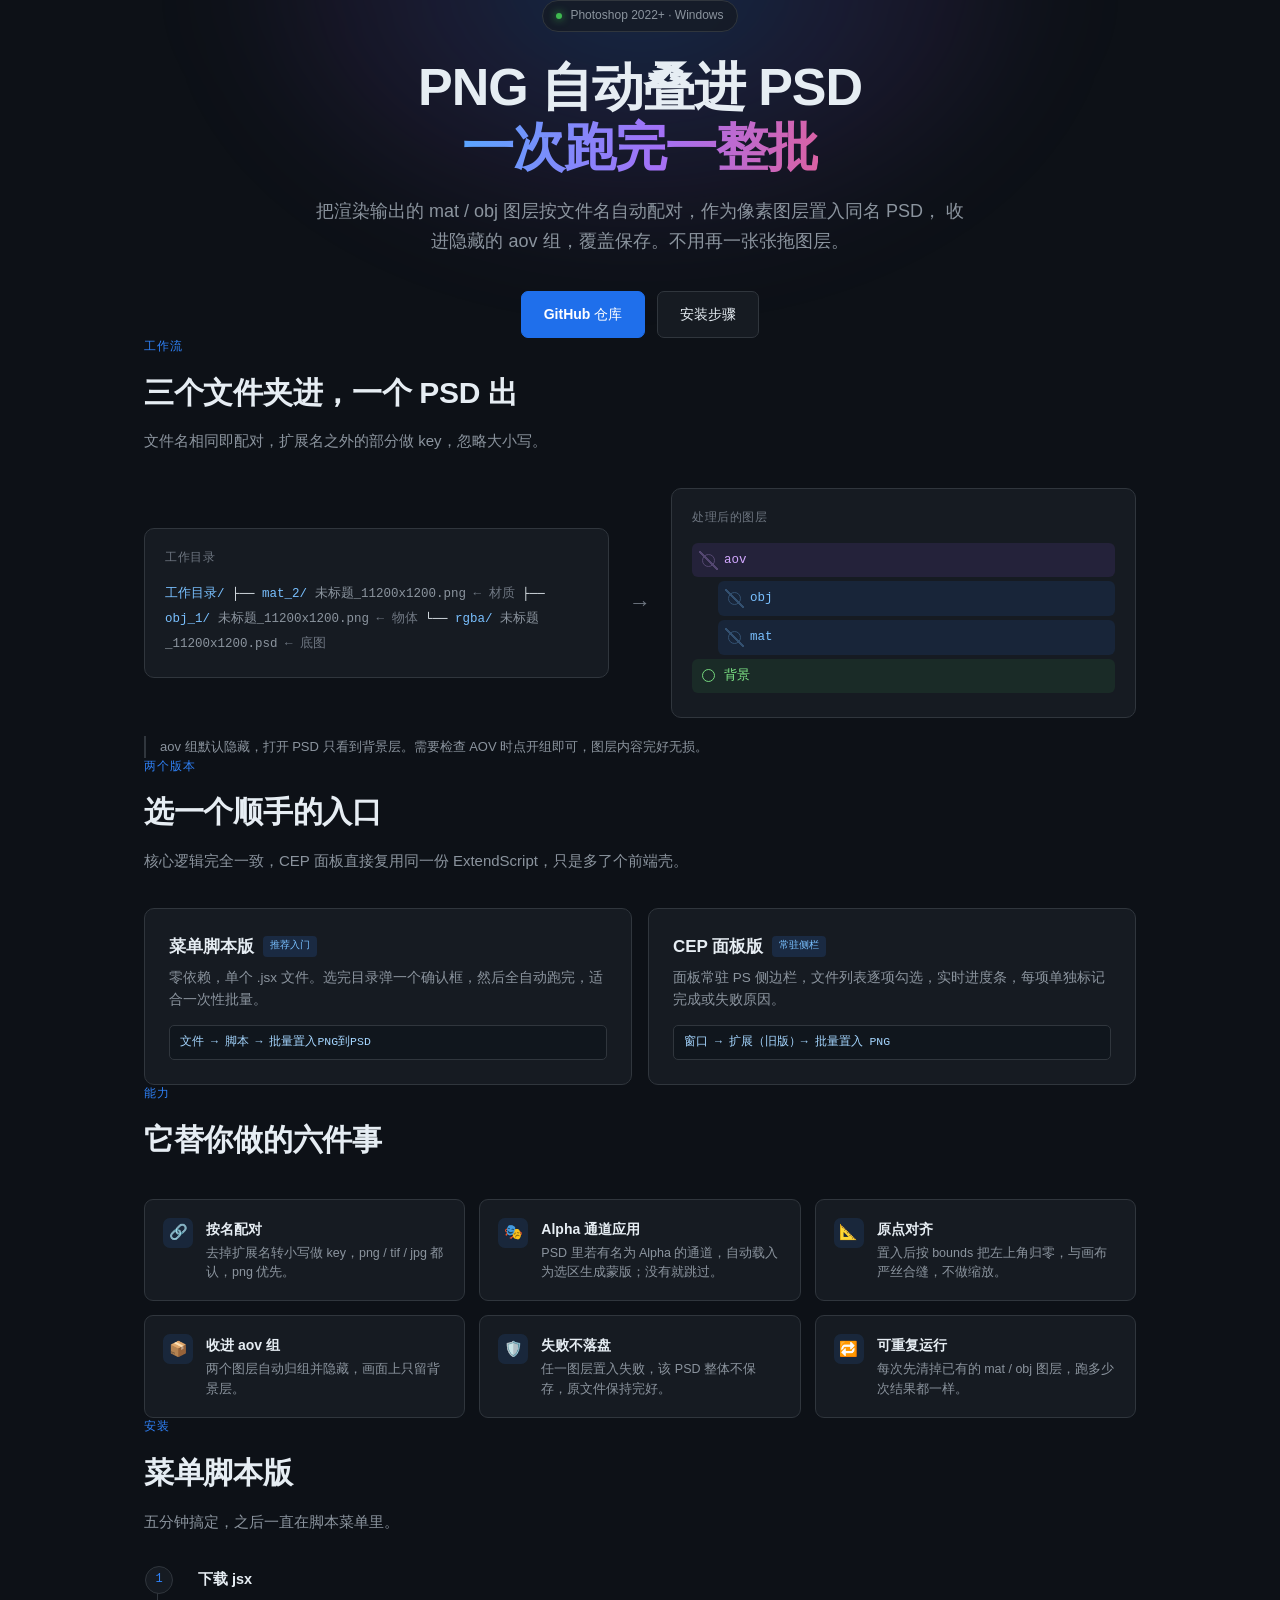
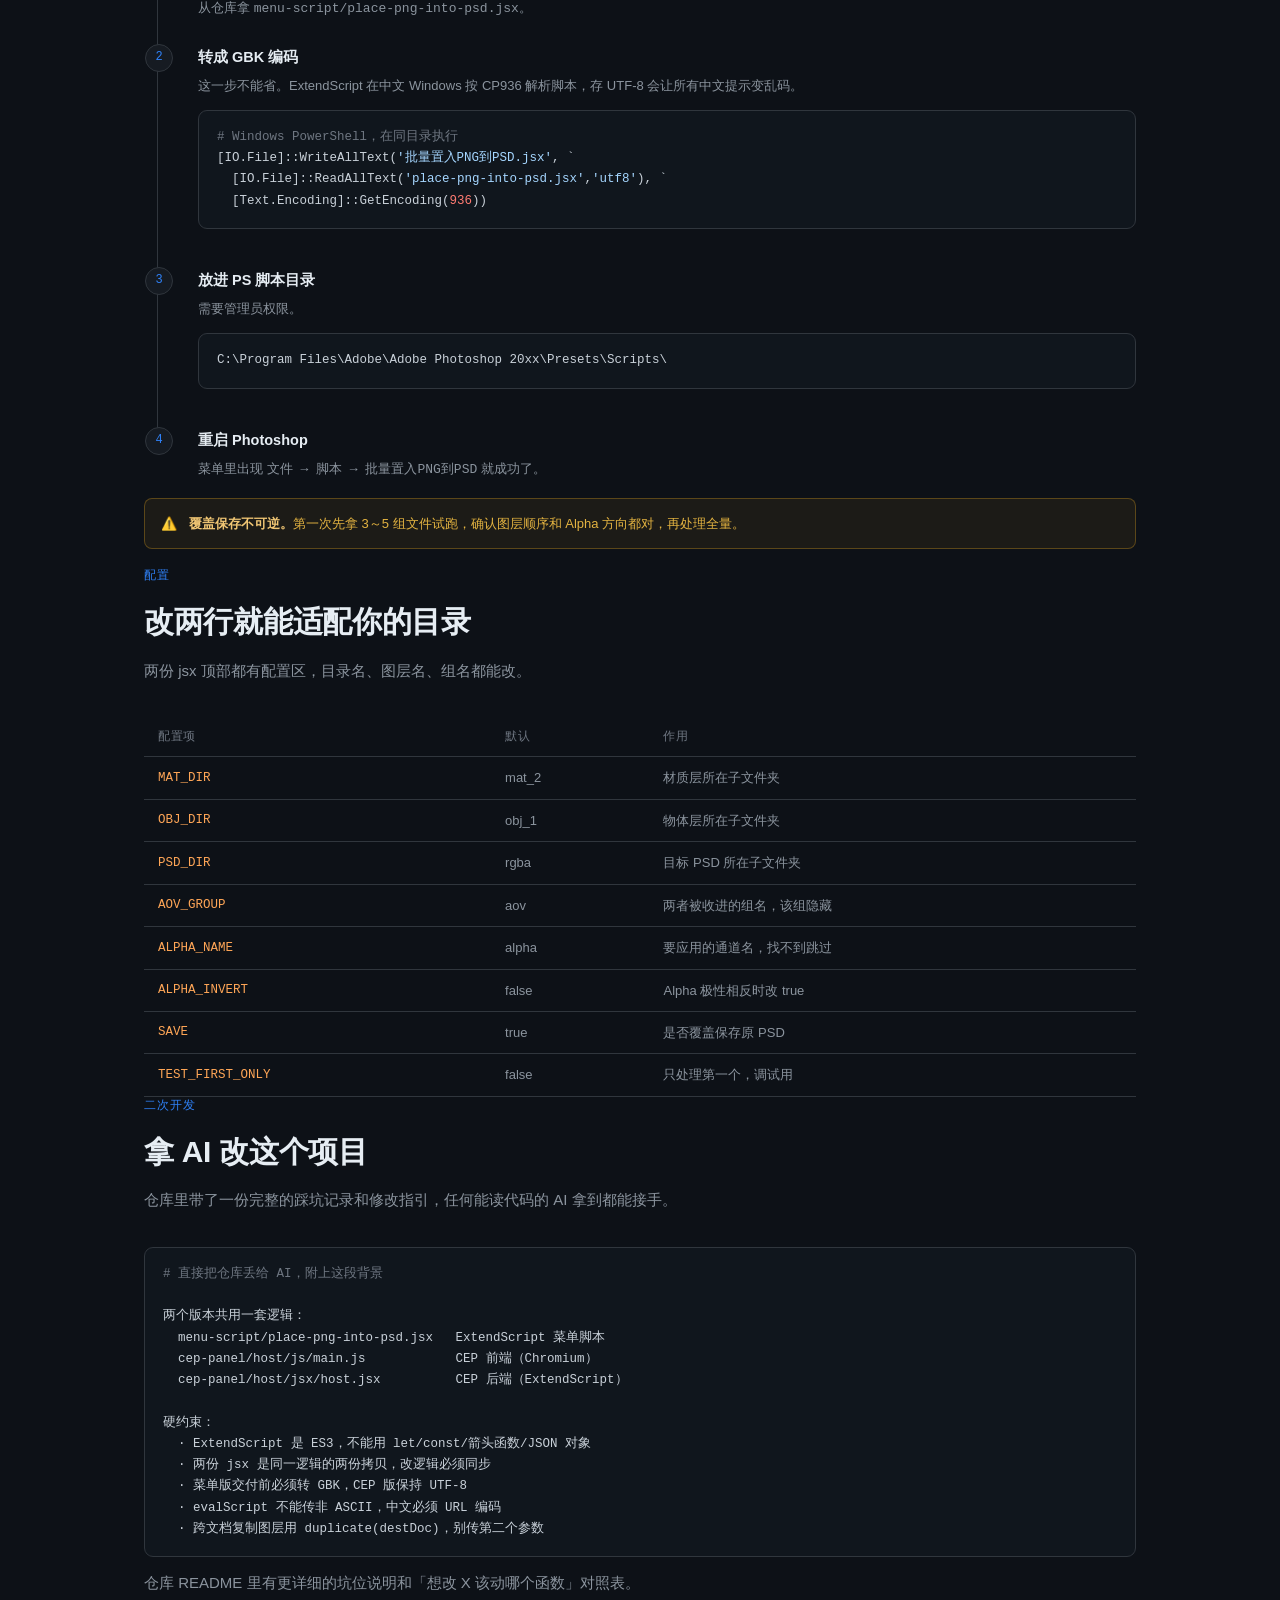
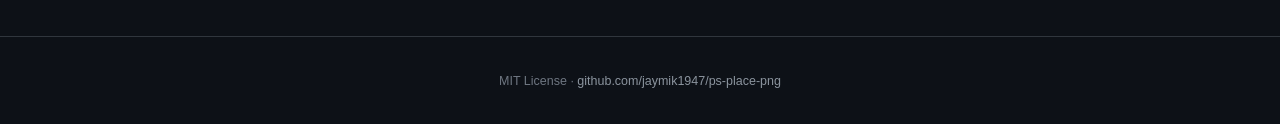
<file: docs/index.html>
<!DOCTYPE html>
<html lang="zh-CN">
<head>
<meta charset="UTF-8" />
<meta name="viewport" content="width=device-width, initial-scale=1.0" />
<title>PS 批量置入 PNG 到 PSD</title>
<meta name="description" content="把渲染出的 mat / obj 图层 PNG 自动合成进同名 PSD，一键完成，覆盖保存。" />
<style>
  :root {
    --bg: #0d1117;
    --bg-soft: #10161d;
    --card: #161b22;
    --card-hover: #1c232c;
    --line: #30363d;
    --fg: #e6edf3;
    --fg-dim: #8b949e;
    --fg-dimmer: #6e7681;
    --accent: #2f81f7;
    --accent-soft: #1f6feb;
    --purple: #8957e5;
    --green: #3fb950;
    --orange: #d29922;
    --mono: ui-monospace, SFMono-Regular, "SF Mono", Consolas, "Liberation Mono", Menlo, monospace;
  }

  * { box-sizing: border-box; margin: 0; padding: 0; }

  html { scroll-behavior: smooth; }

  body {
    background: var(--bg);
    color: var(--fg);
    font-family: -apple-system, BlinkMacSystemFont, "Segoe UI", "PingFang SC",
      "Microsoft YaHei", "Helvetica Neue", Arial, sans-serif;
    line-height: 1.65;
    -webkit-font-smoothing: antialiased;
    overflow-x: hidden;
  }

  a { color: var(--accent); text-decoration: none; }
  a:hover { text-decoration: underline; }

  .wrap { max-width: 1040px; margin: 0 auto; padding: 0 24px; }

  /* ---------- 顶部光晕 ---------- */
  .glow {
    position: fixed;
    top: -320px;
    left: 50%;
    transform: translateX(-50%);
    width: 900px;
    height: 600px;
    background: radial-gradient(ellipse at center,
      rgba(47, 129, 247, 0.22) 0%,
      rgba(137, 87, 229, 0.10) 42%,
      transparent 68%);
    filter: blur(48px);
    pointer-events: none;
    z-index: 0;
  }

  /* ---------- Hero ---------- */
  header {
    position: relative;
    z-index: 1;
    padding: 96px 0 72px;
    text-align: center;
  }

  .badge {
    display: inline-flex;
    align-items: center;
    gap: 8px;
    padding: 5px 13px;
    border: 1px solid var(--line);
    border-radius: 999px;
    font-size: 12px;
    color: var(--fg-dim);
    background: rgba(22, 27, 34, 0.7);
    margin-bottom: 26px;
  }

  .badge .dot {
    width: 6px;
    height: 6px;
    border-radius: 50%;
    background: var(--green);
    box-shadow: 0 0 8px var(--green);
  }

  h1 {
    font-size: clamp(32px, 5vw, 52px);
    line-height: 1.15;
    letter-spacing: -0.02em;
    font-weight: 650;
    margin-bottom: 20px;
  }

  h1 .grad {
    background: linear-gradient(100deg, #58a6ff 0%, #a371f7 55%, #db61a2 100%);
    -webkit-background-clip: text;
    background-clip: text;
    -webkit-text-fill-color: transparent;
  }

  .lede {
    font-size: clamp(15px, 1.8vw, 18px);
    color: var(--fg-dim);
    max-width: 660px;
    margin: 0 auto 34px;
  }

  .cta {
    display: flex;
    gap: 12px;
    justify-content: center;
    flex-wrap: wrap;
  }

  .btn {
    display: inline-flex;
    align-items: center;
    gap: 8px;
    padding: 11px 22px;
    border-radius: 7px;
    font-size: 14px;
    font-weight: 550;
    border: 1px solid var(--line);
    background: var(--card);
    color: var(--fg);
    transition: all 0.16s ease;
  }

  .btn:hover { background: var(--card-hover); text-decoration: none; transform: translateY(-1px); }

  .btn.primary {
    background: var(--accent-soft);
    border-color: var(--accent-soft);
    color: #fff;
  }

  .btn.primary:hover { background: #2f81f7; box-shadow: 0 6px 24px rgba(47, 129, 247, 0.35); }

  /* ---------- 区块通用 ---------- */
  section { position: relative; z-index: 1; padding: 64px 0; }

  .sec-head { margin-bottom: 34px; }

  .sec-label {
    font-family: var(--mono);
    font-size: 12px;
    color: var(--accent);
    letter-spacing: 0.08em;
    text-transform: uppercase;
    margin-bottom: 10px;
  }

  h2 {
    font-size: clamp(22px, 3vw, 30px);
    font-weight: 620;
    letter-spacing: -0.01em;
    margin-bottom: 12px;
  }

  .sec-desc { color: var(--fg-dim); font-size: 15px; max-width: 620px; }

  /* ---------- 流程对比 ---------- */
  .flow {
    display: grid;
    grid-template-columns: 1fr auto 1fr;
    gap: 20px;
    align-items: center;
    margin-top: 34px;
  }

  .panel {
    background: var(--card);
    border: 1px solid var(--line);
    border-radius: 10px;
    padding: 20px;
  }

  .panel-title {
    font-size: 12px;
    color: var(--fg-dimmer);
    font-family: var(--mono);
    margin-bottom: 14px;
    letter-spacing: 0.05em;
  }

  .tree { font-family: var(--mono); font-size: 12.5px; line-height: 2; }

  .tree .dir { color: #79c0ff; }
  .tree .file { color: var(--fg-dim); }
  .tree .note { color: var(--fg-dimmer); }

  .layer {
    display: flex;
    align-items: center;
    gap: 9px;
    padding: 7px 10px;
    border-radius: 6px;
    font-family: var(--mono);
    font-size: 12.5px;
    margin-bottom: 4px;
  }

  .layer.group { background: rgba(137, 87, 229, 0.12); color: #d2a8ff; }
  .layer.child { margin-left: 26px; background: rgba(47, 129, 247, 0.10); color: #79c0ff; }
  .layer.base { background: rgba(63, 185, 80, 0.10); color: #7ee787; }

  .eye {
    width: 13px;
    height: 13px;
    border-radius: 50%;
    border: 1.5px solid currentColor;
    flex: 0 0 auto;
    position: relative;
    opacity: 0.9;
  }

  .eye.off { opacity: 0.28; }
  .eye.off::after {
    content: "";
    position: absolute;
    inset: -4px;
    background: linear-gradient(45deg, transparent 45%, currentColor 45%, currentColor 55%, transparent 55%);
  }

  .arrow {
    font-size: 22px;
    color: var(--fg-dimmer);
    text-align: center;
  }

  .hint {
    margin-top: 18px;
    font-size: 13px;
    color: var(--fg-dim);
    padding-left: 14px;
    border-left: 2px solid var(--line);
  }

  /* ---------- 版本卡片 ---------- */
  .cards {
    display: grid;
    grid-template-columns: repeat(auto-fit, minmax(280px, 1fr));
    gap: 16px;
    margin-top: 32px;
  }

  .card {
    background: var(--card);
    border: 1px solid var(--line);
    border-radius: 10px;
    padding: 24px;
    transition: all 0.18s ease;
  }

  .card:hover { border-color: #484f58; transform: translateY(-2px); }

  .card h3 {
    font-size: 17px;
    font-weight: 600;
    margin-bottom: 6px;
    display: flex;
    align-items: center;
    gap: 9px;
  }

  .tag {
    font-family: var(--mono);
    font-size: 10px;
    padding: 2px 7px;
    border-radius: 4px;
    background: rgba(47, 129, 247, 0.15);
    color: #79c0ff;
    font-weight: 400;
  }

  .card p { font-size: 13.5px; color: var(--fg-dim); margin-bottom: 14px; }

  .path {
    font-family: var(--mono);
    font-size: 11.5px;
    background: var(--bg-soft);
    border: 1px solid var(--line);
    border-radius: 5px;
    padding: 7px 10px;
    color: #a5d6ff;
    overflow-x: auto;
    white-space: nowrap;
  }

  /* ---------- 特性列表 ---------- */
  .feats {
    display: grid;
    grid-template-columns: repeat(auto-fit, minmax(240px, 1fr));
    gap: 14px;
    margin-top: 30px;
  }

  .feat {
    display: flex;
    gap: 13px;
    padding: 18px;
    background: var(--card);
    border: 1px solid var(--line);
    border-radius: 9px;
  }

  .feat .ico {
    flex: 0 0 auto;
    width: 30px;
    height: 30px;
    border-radius: 7px;
    background: rgba(47, 129, 247, 0.12);
    display: grid;
    place-items: center;
    font-size: 15px;
  }

  .feat h4 { font-size: 14px; font-weight: 600; margin-bottom: 3px; }
  .feat p { font-size: 12.5px; color: var(--fg-dim); line-height: 1.55; }

  /* ---------- 代码块 ---------- */
  pre {
    background: var(--bg-soft);
    border: 1px solid var(--line);
    border-radius: 9px;
    padding: 16px 18px;
    overflow-x: auto;
    font-family: var(--mono);
    font-size: 12.5px;
    line-height: 1.7;
    color: #c9d1d9;
    margin: 14px 0;
  }

  pre .c { color: var(--fg-dimmer); }
  pre .k { color: #ff7b72; }
  pre .s { color: #a5d6ff; }

  .steps { counter-reset: step; margin-top: 10px; }

  .step {
    position: relative;
    padding-left: 40px;
    padding-bottom: 26px;
    border-left: 1px solid var(--line);
    margin-left: 13px;
  }

  .step:last-child { border-left-color: transparent; padding-bottom: 0; }

  .step::before {
    counter-increment: step;
    content: counter(step);
    position: absolute;
    left: -13px;
    top: -2px;
    width: 26px;
    height: 26px;
    border-radius: 50%;
    background: var(--card);
    border: 1px solid var(--line);
    display: grid;
    place-items: center;
    font-family: var(--mono);
    font-size: 12px;
    color: var(--accent);
  }

  .step h4 { font-size: 14.5px; font-weight: 600; margin-bottom: 5px; }
  .step p { font-size: 13px; color: var(--fg-dim); }

  /* ---------- 提示条 ---------- */
  .alert {
    display: flex;
    gap: 12px;
    padding: 14px 16px;
    border-radius: 8px;
    border: 1px solid rgba(210, 153, 34, 0.35);
    background: rgba(210, 153, 34, 0.08);
    font-size: 13px;
    color: #e3b341;
    margin: 18px 0;
  }

  .alert strong { color: #f0c674; }

  /* ---------- 表格 ---------- */
  table {
    width: 100%;
    border-collapse: collapse;
    font-size: 13px;
    margin-top: 18px;
  }

  th, td {
    text-align: left;
    padding: 10px 14px;
    border-bottom: 1px solid var(--line);
  }

  th {
    font-size: 11.5px;
    text-transform: uppercase;
    letter-spacing: 0.05em;
    color: var(--fg-dimmer);
    font-weight: 500;
  }

  td:first-child { font-family: var(--mono); color: #ffa657; font-size: 12.5px; }
  td { color: var(--fg-dim); }
  tr:hover td { background: rgba(255, 255, 255, 0.02); }

  /* ---------- 页脚 ---------- */
  footer {
    border-top: 1px solid var(--line);
    padding: 34px 0;
    margin-top: 40px;
    text-align: center;
    font-size: 12.5px;
    color: var(--fg-dimmer);
    position: relative;
    z-index: 1;
  }

  footer a { color: var(--fg-dim); }

  @media (max-width: 720px) {
    .flow { grid-template-columns: 1fr; }
    .arrow { transform: rotate(90deg); }
    header { padding: 64px 0 48px; }
  }
</style>
</head>
<body>

<div class="glow"></div>

<header class="wrap">
  <div class="badge">
    <span class="dot"></span>
    Photoshop 2022+ · Windows
  </div>

  <h1>
    PNG 自动叠进 PSD<br />
    <span class="grad">一次跑完一整批</span>
  </h1>

  <p class="lede">
    把渲染输出的 mat / obj 图层按文件名自动配对，作为像素图层置入同名 PSD，
    收进隐藏的 aov 组，覆盖保存。不用再一张张拖图层。
  </p>

  <div class="cta">
    <a class="btn primary" href="https://github.com/jaymik1947/ps-place-png">GitHub 仓库</a>
    <a class="btn" href="#install">安装步骤</a>
  </div>
</header>

<section class="wrap">
  <div class="sec-head">
    <div class="sec-label">工作流</div>
    <h2>三个文件夹进，一个 PSD 出</h2>
    <p class="sec-desc">文件名相同即配对，扩展名之外的部分做 key，忽略大小写。</p>
  </div>

  <div class="flow">
    <div class="panel">
      <div class="panel-title">工作目录</div>
      <div class="tree">
<span class="dir">工作目录/</span>
├── <span class="dir">mat_2/</span>   <span class="file">未标题_11200x1200.png</span>  <span class="note">← 材质</span>
├── <span class="dir">obj_1/</span>   <span class="file">未标题_11200x1200.png</span>  <span class="note">← 物体</span>
└── <span class="dir">rgba/</span>    <span class="file">未标题_11200x1200.psd</span>  <span class="note">← 底图</span>
      </div>
    </div>

    <div class="arrow">→</div>

    <div class="panel">
      <div class="panel-title">处理后的图层</div>
      <div class="layer group"><span class="eye off"></span>aov</div>
      <div class="layer child"><span class="eye off"></span>obj</div>
      <div class="layer child"><span class="eye off"></span>mat</div>
      <div class="layer base"><span class="eye"></span>背景</div>
    </div>
  </div>

  <div class="hint">
    aov 组默认隐藏，打开 PSD 只看到背景层。需要检查 AOV 时点开组即可，图层内容完好无损。
  </div>
</section>

<section class="wrap">
  <div class="sec-head">
    <div class="sec-label">两个版本</div>
    <h2>选一个顺手的入口</h2>
    <p class="sec-desc">核心逻辑完全一致，CEP 面板直接复用同一份 ExtendScript，只是多了个前端壳。</p>
  </div>

  <div class="cards">
    <div class="card">
      <h3>菜单脚本版 <span class="tag">推荐入门</span></h3>
      <p>零依赖，单个 .jsx 文件。选完目录弹一个确认框，然后全自动跑完，适合一次性批量。</p>
      <div class="path">文件 → 脚本 → 批量置入PNG到PSD</div>
    </div>

    <div class="card">
      <h3>CEP 面板版 <span class="tag">常驻侧栏</span></h3>
      <p>面板常驻 PS 侧边栏，文件列表逐项勾选，实时进度条，每项单独标记完成或失败原因。</p>
      <div class="path">窗口 → 扩展（旧版）→ 批量置入 PNG</div>
    </div>
  </div>
</section>

<section class="wrap">
  <div class="sec-head">
    <div class="sec-label">能力</div>
    <h2>它替你做的六件事</h2>
  </div>

  <div class="feats">
    <div class="feat">
      <div class="ico">🔗</div>
      <div>
        <h4>按名配对</h4>
        <p>去掉扩展名转小写做 key，png / tif / jpg 都认，png 优先。</p>
      </div>
    </div>
    <div class="feat">
      <div class="ico">🎭</div>
      <div>
        <h4>Alpha 通道应用</h4>
        <p>PSD 里若有名为 Alpha 的通道，自动载入为选区生成蒙版；没有就跳过。</p>
      </div>
    </div>
    <div class="feat">
      <div class="ico">📐</div>
      <div>
        <h4>原点对齐</h4>
        <p>置入后按 bounds 把左上角归零，与画布严丝合缝，不做缩放。</p>
      </div>
    </div>
    <div class="feat">
      <div class="ico">📦</div>
      <div>
        <h4>收进 aov 组</h4>
        <p>两个图层自动归组并隐藏，画面上只留背景层。</p>
      </div>
    </div>
    <div class="feat">
      <div class="ico">🛡️</div>
      <div>
        <h4>失败不落盘</h4>
        <p>任一图层置入失败，该 PSD 整体不保存，原文件保持完好。</p>
      </div>
    </div>
    <div class="feat">
      <div class="ico">🔁</div>
      <div>
        <h4>可重复运行</h4>
        <p>每次先清掉已有的 mat / obj 图层，跑多少次结果都一样。</p>
      </div>
    </div>
  </div>
</section>

<section class="wrap" id="install">
  <div class="sec-head">
    <div class="sec-label">安装</div>
    <h2>菜单脚本版</h2>
    <p class="sec-desc">五分钟搞定，之后一直在脚本菜单里。</p>
  </div>

  <div class="steps">
    <div class="step">
      <h4>下载 jsx</h4>
      <p>从仓库拿 <code>menu-script/place-png-into-psd.jsx</code>。</p>
    </div>
    <div class="step">
      <h4>转成 GBK 编码</h4>
      <p>这一步不能省。ExtendScript 在中文 Windows 按 CP936 解析脚本，存 UTF-8 会让所有中文提示变乱码。</p>
<pre><span class="c"># Windows PowerShell，在同目录执行</span>
[IO.File]::WriteAllText(<span class="s">'批量置入PNG到PSD.jsx'</span>, `
  [IO.File]::ReadAllText(<span class="s">'place-png-into-psd.jsx'</span>,<span class="s">'utf8'</span>), `
  [Text.Encoding]::GetEncoding(<span class="k">936</span>))</pre>
    </div>
    <div class="step">
      <h4>放进 PS 脚本目录</h4>
      <p>需要管理员权限。</p>
<pre>C:\Program Files\Adobe\Adobe Photoshop 20xx\Presets\Scripts\</pre>
    </div>
    <div class="step">
      <h4>重启 Photoshop</h4>
      <p>菜单里出现 <code>文件 → 脚本 → 批量置入PNG到PSD</code> 就成功了。</p>
    </div>
  </div>

  <div class="alert">
    <span>⚠️</span>
    <div><strong>覆盖保存不可逆。</strong>第一次先拿 3～5 组文件试跑，确认图层顺序和 Alpha 方向都对，再处理全量。</div>
  </div>
</section>

<section class="wrap">
  <div class="sec-head">
    <div class="sec-label">配置</div>
    <h2>改两行就能适配你的目录</h2>
    <p class="sec-desc">两份 jsx 顶部都有配置区，目录名、图层名、组名都能改。</p>
  </div>

  <table>
    <thead>
      <tr><th>配置项</th><th>默认</th><th>作用</th></tr>
    </thead>
    <tbody>
      <tr><td>MAT_DIR</td><td>mat_2</td><td>材质层所在子文件夹</td></tr>
      <tr><td>OBJ_DIR</td><td>obj_1</td><td>物体层所在子文件夹</td></tr>
      <tr><td>PSD_DIR</td><td>rgba</td><td>目标 PSD 所在子文件夹</td></tr>
      <tr><td>AOV_GROUP</td><td>aov</td><td>两者被收进的组名，该组隐藏</td></tr>
      <tr><td>ALPHA_NAME</td><td>alpha</td><td>要应用的通道名，找不到跳过</td></tr>
      <tr><td>ALPHA_INVERT</td><td>false</td><td>Alpha 极性相反时改 true</td></tr>
      <tr><td>SAVE</td><td>true</td><td>是否覆盖保存原 PSD</td></tr>
      <tr><td>TEST_FIRST_ONLY</td><td>false</td><td>只处理第一个，调试用</td></tr>
    </tbody>
  </table>
</section>

<section class="wrap">
  <div class="sec-head">
    <div class="sec-label">二次开发</div>
    <h2>拿 AI 改这个项目</h2>
    <p class="sec-desc">
      仓库里带了一份完整的踩坑记录和修改指引，任何能读代码的 AI 拿到都能接手。
    </p>
  </div>

  <pre><span class="c"># 直接把仓库丢给 AI，附上这段背景</span>

两个版本共用一套逻辑：
  menu-script/place-png-into-psd.jsx   ExtendScript 菜单脚本
  cep-panel/host/js/main.js            CEP 前端（Chromium）
  cep-panel/host/jsx/host.jsx          CEP 后端（ExtendScript）

硬约束：
  · ExtendScript 是 ES3，不能用 let/const/箭头函数/JSON 对象
  · 两份 jsx 是同一逻辑的两份拷贝，改逻辑必须同步
  · 菜单版交付前必须转 GBK，CEP 版保持 UTF-8
  · evalScript 不能传非 ASCII，中文必须 URL 编码
  · 跨文档复制图层用 duplicate(destDoc)，别传第二个参数</pre>

  <p class="sec-desc" style="margin-top: 6px">
    仓库 README 里有更详细的坑位说明和「想改 X 该动哪个函数」对照表。
  </p>
</section>

<footer>
  <div class="wrap">
    MIT License · <a href="https://github.com/jaymik1947/ps-place-png">github.com/jaymik1947/ps-place-png</a>
  </div>
</footer>

</body>
</html>
</file>
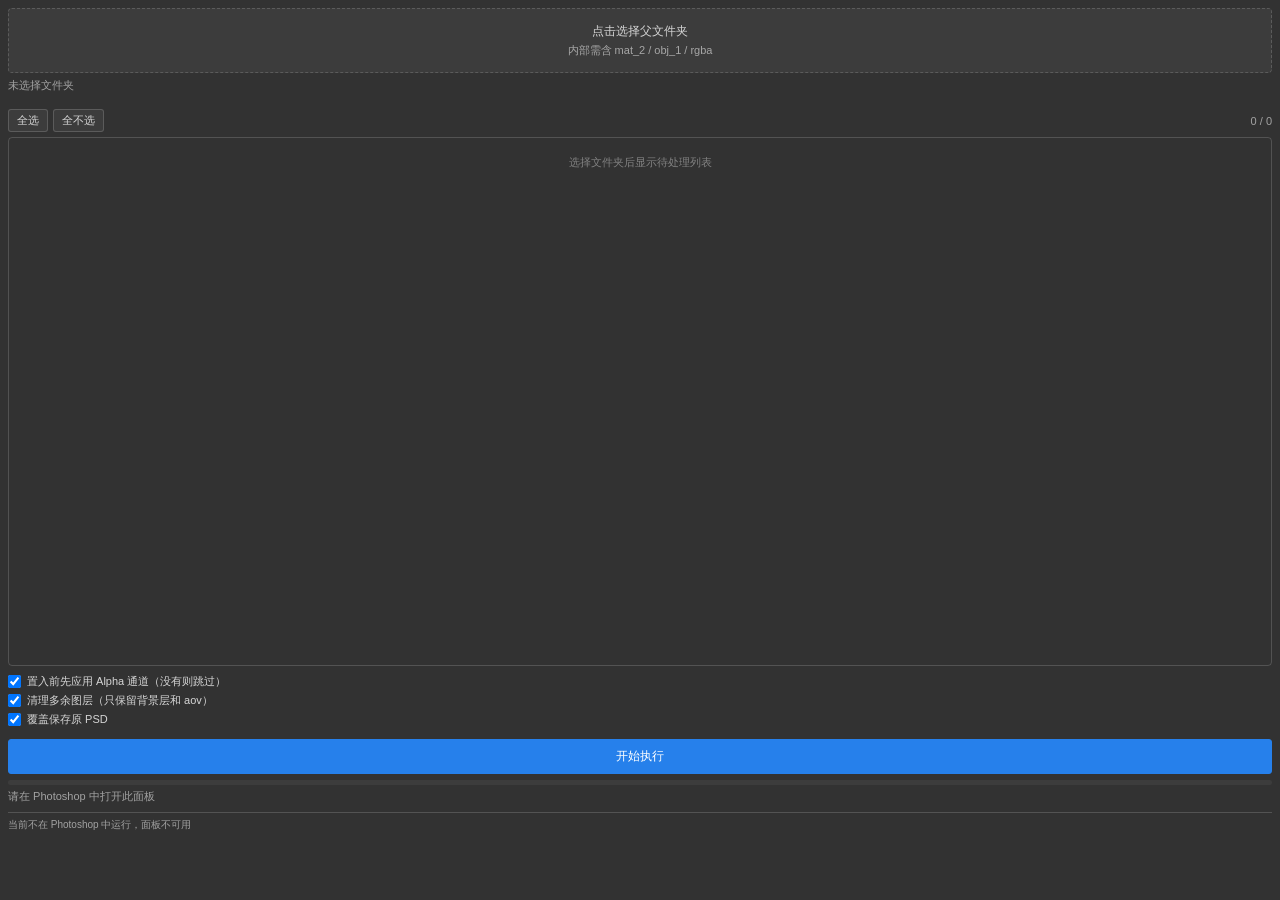
<file: cep-panel/host/index.html>
<!DOCTYPE html>
<html lang="zh-CN">
<head>
  <meta charset="utf-8" />
  <link rel="stylesheet" href="css/style.css" />
  <title>批量置入 PNG</title>
</head>
<body>
  <div class="wrap">

    <div class="section">
      <div id="dropZone" class="drop">
        <div class="drop-title">点击选择父文件夹</div>
        <div class="drop-sub">内部需含 mat_2 / obj_1 / rgba</div>
      </div>
      <div id="folderPath" class="path">未选择文件夹</div>
    </div>

    <div id="dirStatus" class="section dirs"></div>

    <div class="section grow">
      <div class="row">
        <button id="btnAll" class="mini">全选</button>
        <button id="btnNone" class="mini">全不选</button>
        <span id="count" class="count">0 / 0</span>
      </div>
      <div id="list" class="list">
        <div class="empty">选择文件夹后显示待处理列表</div>
      </div>
    </div>

    <div class="section">
      <label class="chk"><input type="checkbox" id="optAlpha" checked />置入前先应用 Alpha 通道（没有则跳过）</label>
      <label class="chk"><input type="checkbox" id="optClean" checked />清理多余图层（只保留背景层和 aov）</label>
      <label class="chk"><input type="checkbox" id="optSave" checked />覆盖保存原 PSD</label>
    </div>

    <div class="section">
      <button id="btnRun" class="primary">开始执行</button>
      <div class="bar"><div id="barFill" class="bar-fill"></div></div>
      <div id="status" class="status">就绪</div>
    </div>

    <div class="section">
      <div id="log" class="log"></div>
    </div>

  </div>

  <script src="js/main.js"></script>
</body>
</html>
</file>
<file: cep-panel/host/css/style.css>
:root {
  --bg: #323232;
  --fg: #d6d6d6;
  --dim: rgba(255, 255, 255, 0.55);
  --line: rgba(255, 255, 255, 0.16);
  --fill: rgba(255, 255, 255, 0.05);
  --fill-hover: rgba(255, 255, 255, 0.1);
  --accent: #2680eb;
  --ok: #59b95e;
  --warn: #e8a33d;
  --err: #e0605b;
}

* { box-sizing: border-box; }

html, body {
  margin: 0;
  padding: 0;
  height: 100%;
  overflow: hidden;
}

body {
  background-color: var(--bg);
  color: var(--fg);
  font-family: "Microsoft YaHei", "PingFang SC", -apple-system, sans-serif;
  font-size: 12px;
  user-select: none;
}

.wrap {
  display: flex;
  flex-direction: column;
  height: 100%;
  padding: 8px;
}

.section { margin-bottom: 8px; flex: 0 0 auto; }

.section.grow {
  flex: 1 1 auto;
  min-height: 70px;
  display: flex;
  flex-direction: column;
}

/* 文件夹区 */
.drop {
  border: 1px dashed var(--line);
  border-radius: 4px;
  padding: 14px 10px;
  text-align: center;
  cursor: pointer;
  background-color: var(--fill);
  transition: background-color 0.12s, border-color 0.12s;
}

.drop:hover {
  background-color: var(--fill-hover);
  border-color: var(--accent);
}

.drop-title { font-size: 12px; margin-bottom: 3px; }
.drop-sub { font-size: 11px; color: var(--dim); }

.path {
  margin-top: 5px;
  font-size: 11px;
  color: var(--dim);
  word-break: break-all;
  line-height: 1.4;
}

/* 子目录状态 */
.dirs { display: flex; flex-direction: column; gap: 3px; }

.dir-row {
  display: flex;
  align-items: center;
  padding: 4px 6px;
  border-radius: 3px;
  background-color: var(--fill);
  font-size: 11px;
}

.dir-name { flex: 1 1 auto; }
.dir-count { color: var(--dim); margin-left: 6px; }
.dir-badge { margin-left: 6px; }
.ok { color: var(--ok); }
.warn { color: var(--warn); }
.err { color: var(--err); }

/* 列表 */
.row {
  display: flex;
  align-items: center;
  gap: 5px;
  margin-bottom: 5px;
}

.count { margin-left: auto; font-size: 11px; color: var(--dim); }

.list {
  flex: 1 1 auto;
  overflow-y: auto;
  border: 1px solid var(--line);
  border-radius: 4px;
  padding: 3px;
  min-height: 60px;
}

.list::-webkit-scrollbar { width: 8px; }
.list::-webkit-scrollbar-thumb {
  background: rgba(255, 255, 255, 0.18);
  border-radius: 4px;
}

.item {
  display: flex;
  align-items: center;
  padding: 4px 5px;
  border-radius: 3px;
  cursor: pointer;
  font-size: 11px;
  line-height: 1.35;
}

.item:hover { background-color: var(--fill-hover); }
.item input { margin: 0 6px 0 0; }
.item .name {
  flex: 1 1 auto;
  overflow: hidden;
  text-overflow: ellipsis;
  white-space: nowrap;
}
.item .tag {
  margin-left: auto;
  font-size: 10px;
  color: var(--dim);
  white-space: nowrap;
}
.item.done { opacity: 0.55; }

/* 选项 */
.chk {
  display: flex;
  align-items: center;
  font-size: 11px;
  margin-bottom: 4px;
  cursor: pointer;
}
.chk input { margin: 0 6px 0 0; }

/* 按钮 */
button {
  font-family: inherit;
  font-size: 11px;
  color: var(--fg);
  background-color: var(--fill);
  border: 1px solid var(--line);
  border-radius: 3px;
  padding: 5px 10px;
  cursor: pointer;
  transition: background-color 0.12s;
}

button:hover { background-color: var(--fill-hover); }
button:disabled { opacity: 0.4; cursor: default; }

button.primary {
  width: 100%;
  padding: 8px;
  font-size: 12px;
  background-color: var(--accent);
  border-color: var(--accent);
  color: #ffffff;
}

button.primary:hover { filter: brightness(1.1); }
button.mini { padding: 3px 8px; }

/* 进度 */
.bar {
  height: 5px;
  border-radius: 3px;
  background-color: var(--fill);
  margin-top: 6px;
  overflow: hidden;
}

.bar-fill {
  height: 100%;
  width: 0%;
  background-color: var(--accent);
  transition: width 0.12s linear;
}

.status {
  margin-top: 4px;
  font-size: 11px;
  color: var(--dim);
  min-height: 14px;
  word-break: break-all;
  line-height: 1.35;
}

/* 日志 */
.log {
  height: 72px;
  overflow-y: auto;
  font-size: 10px;
  line-height: 1.45;
  color: var(--dim);
  border-top: 1px solid var(--line);
  padding-top: 5px;
  word-break: break-all;
}

.log::-webkit-scrollbar { width: 8px; }
.log::-webkit-scrollbar-thumb {
  background: rgba(255, 255, 255, 0.18);
  border-radius: 4px;
}

.empty {
  padding: 14px 8px;
  text-align: center;
  font-size: 11px;
  color: var(--dim);
  opacity: 0.7;
}
</file>
